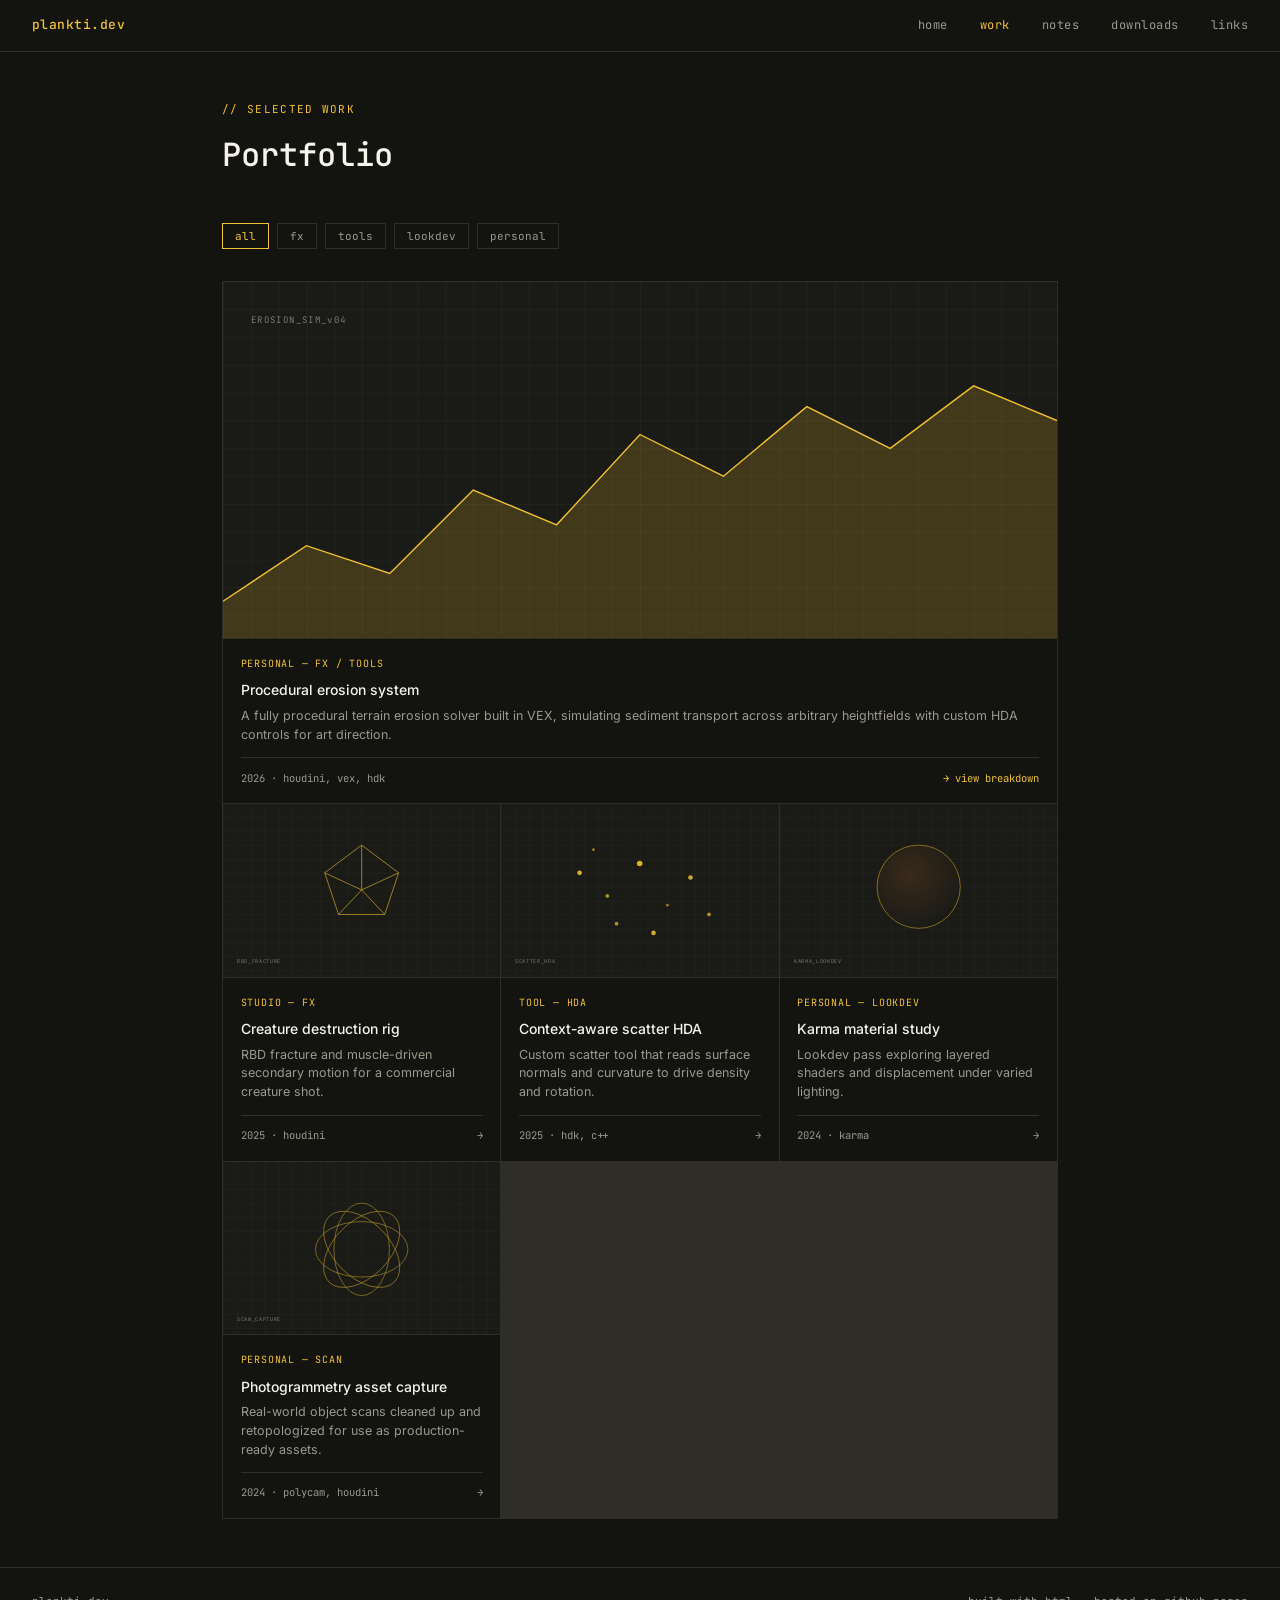
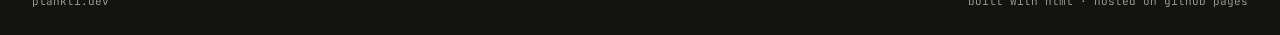
<file: work.html>
<!DOCTYPE html>
<html lang="en">
<head>
  <meta charset="UTF-8">
  <meta name="viewport" content="width=device-width, initial-scale=1.0">
  <title>Work — Plankti</title>
  <link rel="stylesheet" href="assets/css/style.css">
</head>
<body>

  <nav>
    <a href="index.html" class="nav-logo">plankti.dev</a>
    <div class="nav-links">
      <a href="index.html">home</a>
      <a href="work.html" class="active">work</a>
      <a href="notes.html">notes</a>
      <a href="downloads.html">downloads</a>
      <a href="links.html">links</a>
    </div>
  </nav>

  <main>
    <div class="page-head">
      <div class="page-eyebrow">// selected work</div>
      <div class="page-title">Portfolio</div>
    </div>

    <div class="filter-row" id="filter-row">
      <button class="filter-pill active" data-tag="all">all</button>
      <button class="filter-pill" data-tag="fx">fx</button>
      <button class="filter-pill" data-tag="tools">tools</button>
      <button class="filter-pill" data-tag="lookdev">lookdev</button>
      <button class="filter-pill" data-tag="personal">personal</button>
    </div>

    <div class="proj-grid" id="proj-grid">

      <div class="proj-card featured" data-tag="fx tools personal">
        <a href="work/erosion-system.html">
          <div class="proj-thumb">
            <svg viewBox="0 0 1200 514" preserveAspectRatio="xMidYMid slice">
              <rect width="1200" height="514" fill="#1a1b16"/>
              <defs>
                <pattern id="gridA" width="40" height="40" patternUnits="userSpaceOnUse">
                  <path d="M40 0 L0 0 0 40" fill="none" stroke="#2e2e26" stroke-width="1"/>
                </pattern>
              </defs>
              <rect width="1200" height="514" fill="url(#gridA)"/>
              <path d="M0 460 L120 380 L240 420 L360 300 L480 350 L600 220 L720 280 L840 180 L960 240 L1080 150 L1200 200 L1200 514 L0 514 Z" fill="#F2C230" opacity="0.18"/>
              <path d="M0 460 L120 380 L240 420 L360 300 L480 350 L600 220 L720 280 L840 180 L960 240 L1080 150 L1200 200" fill="none" stroke="#F2C230" stroke-width="2"/>
              <text x="40" y="60" font-family="JetBrains Mono, monospace" font-size="13" fill="#7a7870" letter-spacing="2">EROSION_SIM_v04</text>
            </svg>
          </div>
        </a>
        <div class="proj-body">
          <div class="proj-type">personal — fx / tools</div>
          <div class="proj-name"><a href="work/erosion-system.html" style="color:inherit">Procedural erosion system</a></div>
          <div class="proj-desc">A fully procedural terrain erosion solver built in VEX, simulating sediment transport across arbitrary heightfields with custom HDA controls for art direction.</div>
          <div class="proj-meta">
            <span>2026 · houdini, vex, hdk</span>
            <a href="work/erosion-system.html" style="color:var(--accent)">→ view breakdown</a>
          </div>
        </div>
      </div>

      <div class="proj-card" data-tag="fx">
        <div class="proj-thumb">
          <svg viewBox="0 0 600 375" preserveAspectRatio="xMidYMid slice">
            <rect width="600" height="375" fill="#1a1b16"/>
            <defs>
              <pattern id="gridB" width="30" height="30" patternUnits="userSpaceOnUse">
                <path d="M30 0 L0 0 0 30" fill="none" stroke="#2e2e26" stroke-width="1"/>
              </pattern>
            </defs>
            <rect width="600" height="375" fill="url(#gridB)"/>
            <g stroke="#F2C230" stroke-width="1.5" fill="none" opacity="0.85">
              <polygon points="300,90 380,150 350,240 250,240 220,150"/>
              <line x1="300" y1="90" x2="300" y2="187"/>
              <line x1="380" y1="150" x2="300" y2="187"/>
              <line x1="350" y1="240" x2="300" y2="187"/>
              <line x1="250" y1="240" x2="300" y2="187"/>
              <line x1="220" y1="150" x2="300" y2="187"/>
            </g>
            <text x="30" y="345" font-family="JetBrains Mono, monospace" font-size="11" fill="#7a7870" letter-spacing="1.5">RBD_FRACTURE</text>
          </svg>
        </div>
        <div class="proj-body">
          <div class="proj-type">studio — fx</div>
          <div class="proj-name">Creature destruction rig</div>
          <div class="proj-desc">RBD fracture and muscle-driven secondary motion for a commercial creature shot.</div>
          <div class="proj-meta">
            <span>2025 · houdini</span>
            <span>→</span>
          </div>
        </div>
      </div>

      <div class="proj-card" data-tag="tools">
        <div class="proj-thumb">
          <svg viewBox="0 0 600 375" preserveAspectRatio="xMidYMid slice">
            <rect width="600" height="375" fill="#1a1b16"/>
            <defs>
              <pattern id="gridC" width="30" height="30" patternUnits="userSpaceOnUse">
                <path d="M30 0 L0 0 0 30" fill="none" stroke="#2e2e26" stroke-width="1"/>
              </pattern>
            </defs>
            <rect width="600" height="375" fill="url(#gridC)"/>
            <g fill="#F2C230">
              <circle cx="170" cy="150" r="5" opacity="0.9"/>
              <circle cx="230" cy="200" r="4" opacity="0.7"/>
              <circle cx="300" cy="130" r="6" opacity="0.9"/>
              <circle cx="360" cy="220" r="3" opacity="0.6"/>
              <circle cx="410" cy="160" r="5" opacity="0.85"/>
              <circle cx="250" cy="260" r="4" opacity="0.7"/>
              <circle cx="450" cy="240" r="4" opacity="0.7"/>
              <circle cx="200" cy="100" r="3" opacity="0.6"/>
              <circle cx="330" cy="280" r="5" opacity="0.85"/>
            </g>
            <text x="30" y="345" font-family="JetBrains Mono, monospace" font-size="11" fill="#7a7870" letter-spacing="1.5">SCATTER_HDA</text>
          </svg>
        </div>
        <div class="proj-body">
          <div class="proj-type">tool — hda</div>
          <div class="proj-name">Context-aware scatter HDA</div>
          <div class="proj-desc">Custom scatter tool that reads surface normals and curvature to drive density and rotation.</div>
          <div class="proj-meta">
            <span>2025 · hdk, c++</span>
            <span>→</span>
          </div>
        </div>
      </div>

      <div class="proj-card" data-tag="lookdev">
        <div class="proj-thumb">
          <svg viewBox="0 0 600 375" preserveAspectRatio="xMidYMid slice">
            <rect width="600" height="375" fill="#1a1b16"/>
            <defs>
              <radialGradient id="sphereGrad" cx="40%" cy="35%" r="65%">
                <stop offset="0%" stop-color="#3a2a1a"/>
                <stop offset="100%" stop-color="#1a1b16"/>
              </radialGradient>
              <pattern id="gridD" width="30" height="30" patternUnits="userSpaceOnUse">
                <path d="M30 0 L0 0 0 30" fill="none" stroke="#2e2e26" stroke-width="1"/>
              </pattern>
            </defs>
            <rect width="600" height="375" fill="url(#gridD)"/>
            <circle cx="300" cy="180" r="90" fill="url(#sphereGrad)" stroke="#F2C230" stroke-width="1"/>
            <text x="30" y="345" font-family="JetBrains Mono, monospace" font-size="11" fill="#7a7870" letter-spacing="1.5">KARMA_LOOKDEV</text>
          </svg>
        </div>
        <div class="proj-body">
          <div class="proj-type">personal — lookdev</div>
          <div class="proj-name">Karma material study</div>
          <div class="proj-desc">Lookdev pass exploring layered shaders and displacement under varied lighting.</div>
          <div class="proj-meta">
            <span>2024 · karma</span>
            <span>→</span>
          </div>
        </div>
      </div>

      <div class="proj-card" data-tag="personal">
        <div class="proj-thumb">
          <svg viewBox="0 0 600 375" preserveAspectRatio="xMidYMid slice">
            <rect width="600" height="375" fill="#1a1b16"/>
            <defs>
              <pattern id="gridE" width="30" height="30" patternUnits="userSpaceOnUse">
                <path d="M30 0 L0 0 0 30" fill="none" stroke="#2e2e26" stroke-width="1"/>
              </pattern>
            </defs>
            <rect width="600" height="375" fill="url(#gridE)"/>
            <g fill="none" stroke="#F2C230" stroke-width="1.2" opacity="0.8">
              <ellipse cx="300" cy="190" rx="100" ry="60"/>
              <ellipse cx="300" cy="190" rx="100" ry="60" transform="rotate(45 300 190)"/>
              <ellipse cx="300" cy="190" rx="100" ry="60" transform="rotate(90 300 190)"/>
              <ellipse cx="300" cy="190" rx="100" ry="60" transform="rotate(135 300 190)"/>
            </g>
            <text x="30" y="345" font-family="JetBrains Mono, monospace" font-size="11" fill="#7a7870" letter-spacing="1.5">SCAN_CAPTURE</text>
          </svg>
        </div>
        <div class="proj-body">
          <div class="proj-type">personal — scan</div>
          <div class="proj-name">Photogrammetry asset capture</div>
          <div class="proj-desc">Real-world object scans cleaned up and retopologized for use as production-ready assets.</div>
          <div class="proj-meta">
            <span>2024 · polycam, houdini</span>
            <span>→</span>
          </div>
        </div>
      </div>

    </div>
  </main>

  <footer>
    <span>plankti.dev</span>
    <span>built with html · hosted on github pages</span>
  </footer>

  <script>
    const pills = document.querySelectorAll('.filter-pill');
    const cards = document.querySelectorAll('.proj-card');

    pills.forEach(pill => {
      pill.addEventListener('click', () => {
        pills.forEach(p => p.classList.remove('active'));
        pill.classList.add('active');

        const tag = pill.dataset.tag;
        cards.forEach(card => {
          const tags = (card.dataset.tag || '').split(' ');
          if (tag === 'all' || tags.includes(tag)) {
            card.classList.remove('is-hidden');
          } else {
            card.classList.add('is-hidden');
          }
        });
      });
    });
  </script>

</body>
</html>
</file>
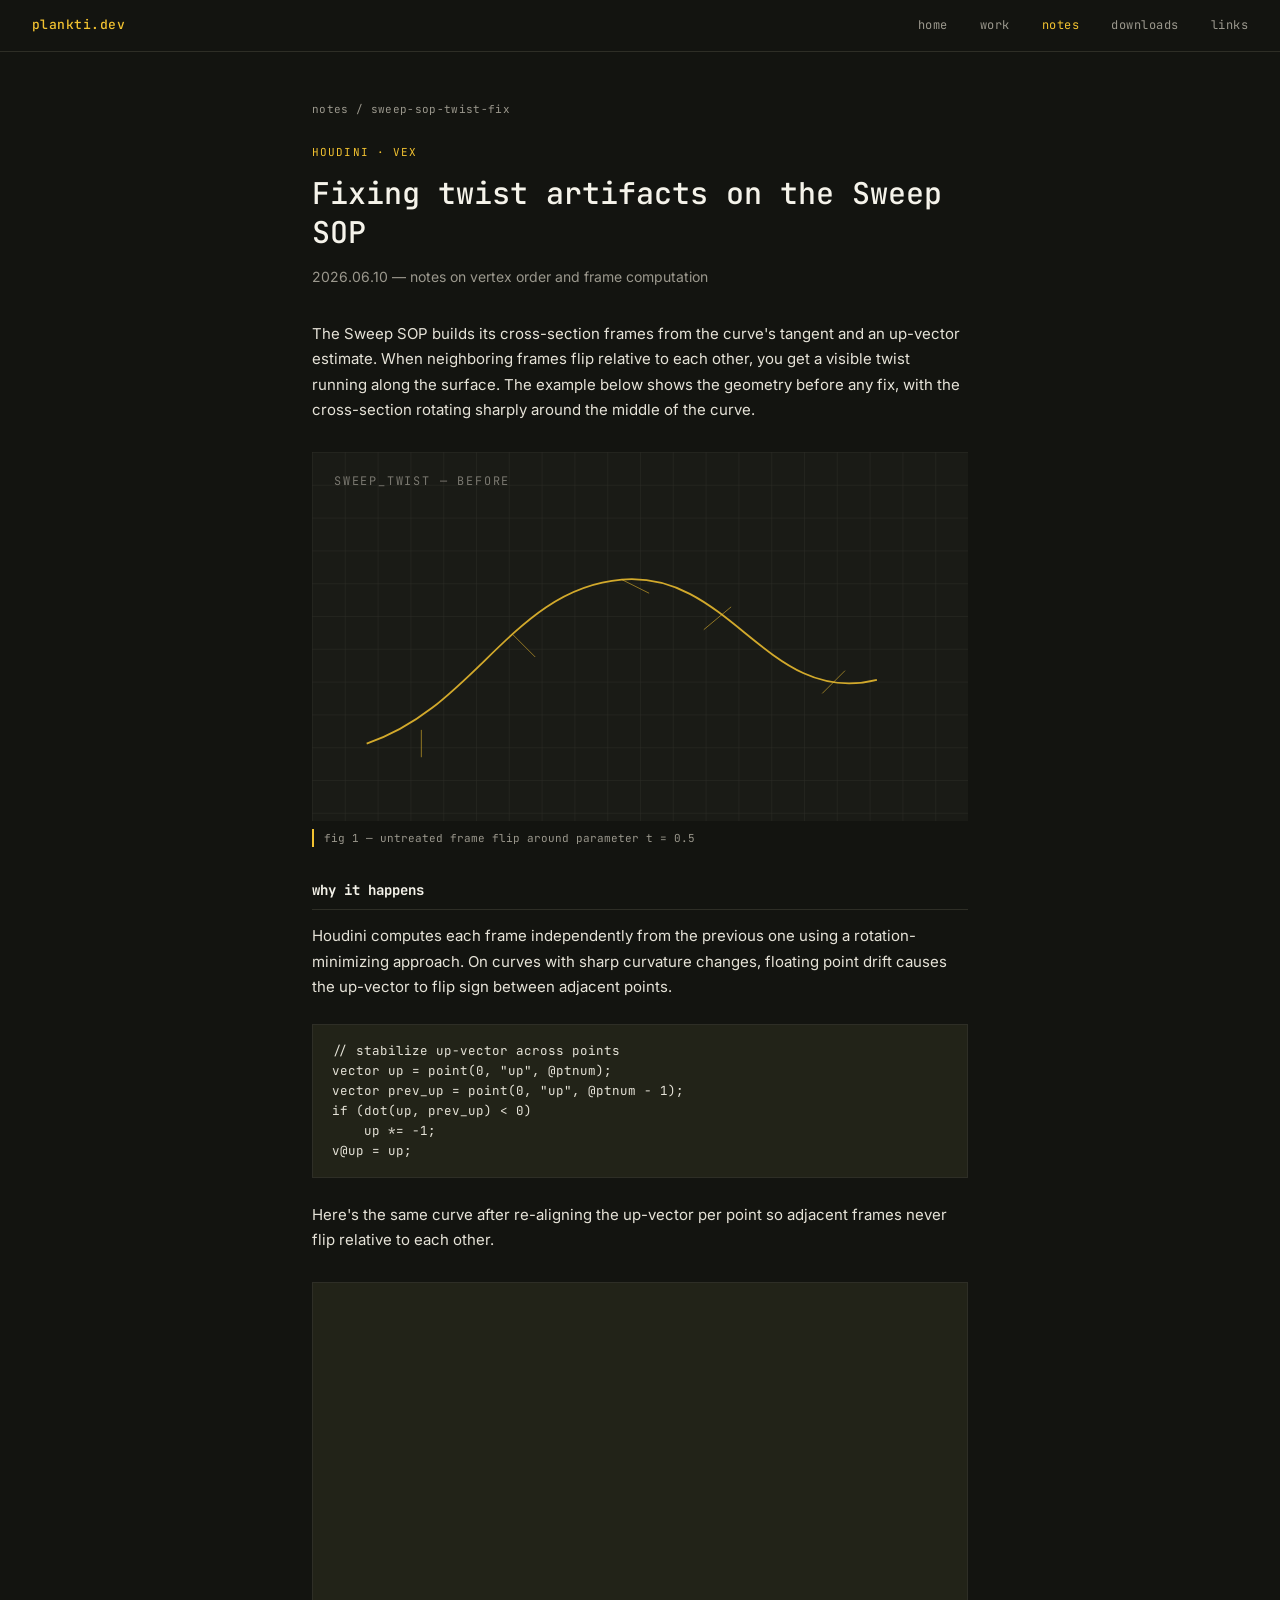
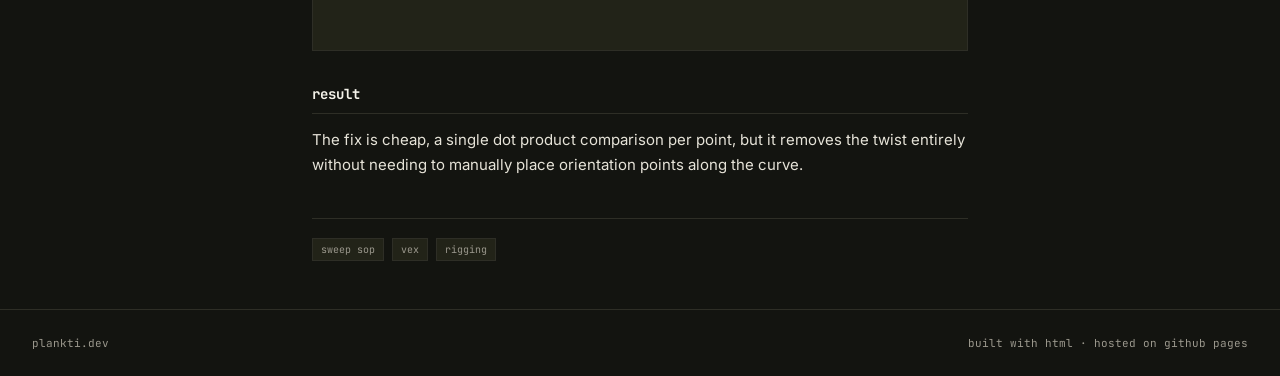
<file: notes/sweep-sop-twist-fix.html>
<!DOCTYPE html>
<html lang="en">
<head>
  <meta charset="UTF-8">
  <meta name="viewport" content="width=device-width, initial-scale=1.0">
  <title>Fixing twist artifacts on the Sweep SOP — Plankti</title>
  <link rel="stylesheet" href="../assets/css/style.css">
</head>
<body>

  <nav>
    <a href="../index.html" class="nav-logo">plankti.dev</a>
    <div class="nav-links">
      <a href="../index.html">home</a>
      <a href="../work.html">work</a>
      <a href="../notes.html" class="active">notes</a>
      <a href="../downloads.html">downloads</a>
      <a href="../links.html">links</a>
    </div>
  </nav>

  <main style="max-width:720px">
    <div class="breadcrumb"><a href="../notes.html">notes</a> / sweep-sop-twist-fix</div>

    <div class="post-meta">houdini · vex</div>
    <div class="post-title">Fixing twist artifacts on the Sweep SOP</div>
    <div class="post-sub">2026.06.10 — notes on vertex order and frame computation</div>

    <div class="post-body">
      <p>The Sweep SOP builds its cross-section frames from the curve's tangent and an up-vector estimate. When neighboring frames flip relative to each other, you get a visible twist running along the surface. The example below shows the geometry before any fix, with the cross-section rotating sharply around the middle of the curve.</p>

      <div class="figure">
        <svg viewBox="0 0 720 405" xmlns="http://www.w3.org/2000/svg" style="background:#1a1b16;width:100%;display:block">
          <defs>
            <pattern id="g1" width="36" height="36" patternUnits="userSpaceOnUse">
              <path d="M36 0 L0 0 0 36" fill="none" stroke="#2e2e26" stroke-width="1"/>
            </pattern>
          </defs>
          <rect width="720" height="405" fill="url(#g1)"/>
          <path d="M60 320 C 180 280, 220 150, 340 140 C 460 130, 500 280, 620 250" fill="none" stroke="#F2C230" stroke-width="2" opacity="0.85"/>
          <g stroke="#F2C230" stroke-width="1" opacity="0.6">
            <line x1="120" y1="305" x2="120" y2="335"/>
            <line x1="220" y1="200" x2="245" y2="225"/>
            <line x1="340" y1="140" x2="370" y2="155"/>
            <line x1="460" y1="170" x2="430" y2="195"/>
            <line x1="560" y1="265" x2="585" y2="240"/>
          </g>
          <text x="24" y="36" font-family="JetBrains Mono, monospace" font-size="13" fill="#7a7870" letter-spacing="2">SWEEP_TWIST — BEFORE</text>
        </svg>
        <div class="figure-cap">fig 1 — untreated frame flip around parameter t = 0.5</div>
      </div>

      <h3>why it happens</h3>
      <p>Houdini computes each frame independently from the previous one using a rotation-minimizing approach. On curves with sharp curvature changes, floating point drift causes the up-vector to flip sign between adjacent points.</p>

      <div class="code-block">// stabilize up-vector across points
vector up = point(0, "up", @ptnum);
vector prev_up = point(0, "up", @ptnum - 1);
if (dot(up, prev_up) &lt; 0)
    up *= -1;
v@up = up;</div>

      <p>Here's the same curve after re-aligning the up-vector per point so adjacent frames never flip relative to each other.</p>

      <div class="video-embed">
        <iframe src="https://www.youtube.com/embed/dQw4w9WgXcQ" title="Sweep SOP frame fix" allowfullscreen loading="lazy"></iframe>
      </div>

      <h3>result</h3>
      <p>The fix is cheap, a single dot product comparison per point, but it removes the twist entirely without needing to manually place orientation points along the curve.</p>
    </div>

    <div class="tags-row">
      <span class="tag">sweep sop</span>
      <span class="tag">vex</span>
      <span class="tag">rigging</span>
    </div>
  </main>

  <footer>
    <span>plankti.dev</span>
    <span>built with html · hosted on github pages</span>
  </footer>

</body>
</html>
</file>
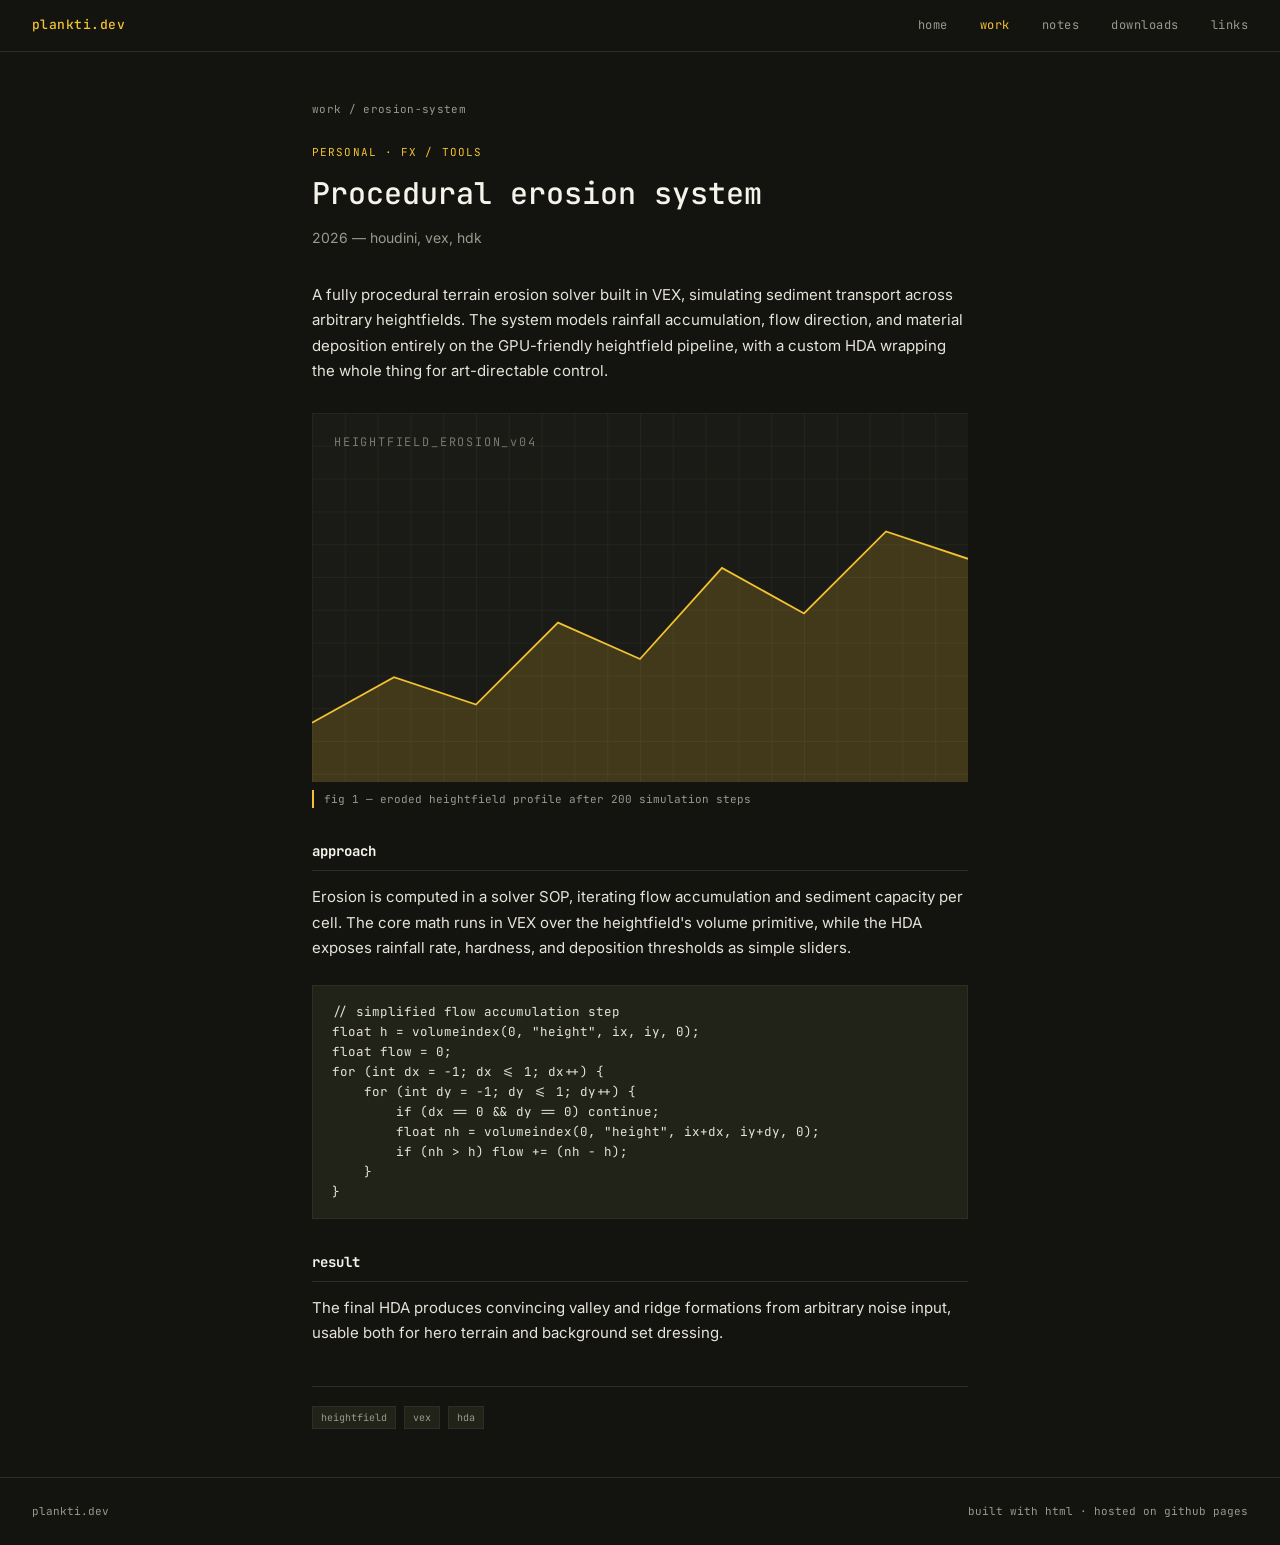
<file: work/erosion-system.html>
<!DOCTYPE html>
<html lang="en">
<head>
  <meta charset="UTF-8">
  <meta name="viewport" content="width=device-width, initial-scale=1.0">
  <title>Procedural erosion system — Plankti</title>
  <link rel="stylesheet" href="../assets/css/style.css">
</head>
<body>

  <nav>
    <a href="../index.html" class="nav-logo">plankti.dev</a>
    <div class="nav-links">
      <a href="../index.html">home</a>
      <a href="../work.html" class="active">work</a>
      <a href="../notes.html">notes</a>
      <a href="../downloads.html">downloads</a>
      <a href="../links.html">links</a>
    </div>
  </nav>

  <main style="max-width:720px">
    <div class="breadcrumb"><a href="../work.html">work</a> / erosion-system</div>

    <div class="post-meta">personal · fx / tools</div>
    <div class="post-title">Procedural erosion system</div>
    <div class="post-sub">2026 — houdini, vex, hdk</div>

    <div class="post-body">
      <p>A fully procedural terrain erosion solver built in VEX, simulating sediment transport across arbitrary heightfields. The system models rainfall accumulation, flow direction, and material deposition entirely on the GPU-friendly heightfield pipeline, with a custom HDA wrapping the whole thing for art-directable control.</p>

      <div class="figure">
        <svg viewBox="0 0 720 405" xmlns="http://www.w3.org/2000/svg" style="background:#1a1b16;width:100%;display:block">
          <defs>
            <pattern id="ge1" width="36" height="36" patternUnits="userSpaceOnUse">
              <path d="M36 0 L0 0 0 36" fill="none" stroke="#2e2e26" stroke-width="1"/>
            </pattern>
          </defs>
          <rect width="720" height="405" fill="url(#ge1)"/>
          <path d="M0 340 L90 290 L180 320 L270 230 L360 270 L450 170 L540 220 L630 130 L720 160 L720 405 L0 405 Z" fill="#F2C230" opacity="0.18"/>
          <path d="M0 340 L90 290 L180 320 L270 230 L360 270 L450 170 L540 220 L630 130 L720 160" fill="none" stroke="#F2C230" stroke-width="2"/>
          <text x="24" y="36" font-family="JetBrains Mono, monospace" font-size="13" fill="#7a7870" letter-spacing="2">HEIGHTFIELD_EROSION_v04</text>
        </svg>
        <div class="figure-cap">fig 1 — eroded heightfield profile after 200 simulation steps</div>
      </div>

      <h3>approach</h3>
      <p>Erosion is computed in a solver SOP, iterating flow accumulation and sediment capacity per cell. The core math runs in VEX over the heightfield's volume primitive, while the HDA exposes rainfall rate, hardness, and deposition thresholds as simple sliders.</p>

      <div class="code-block">// simplified flow accumulation step
float h = volumeindex(0, "height", ix, iy, 0);
float flow = 0;
for (int dx = -1; dx &lt;= 1; dx++) {
    for (int dy = -1; dy &lt;= 1; dy++) {
        if (dx == 0 &amp;&amp; dy == 0) continue;
        float nh = volumeindex(0, "height", ix+dx, iy+dy, 0);
        if (nh &gt; h) flow += (nh - h);
    }
}</div>

      <h3>result</h3>
      <p>The final HDA produces convincing valley and ridge formations from arbitrary noise input, usable both for hero terrain and background set dressing.</p>
    </div>

    <div class="tags-row">
      <span class="tag">heightfield</span>
      <span class="tag">vex</span>
      <span class="tag">hda</span>
    </div>
  </main>

  <footer>
    <span>plankti.dev</span>
    <span>built with html · hosted on github pages</span>
  </footer>

</body>
</html>
</file>
<file: assets/css/style.css>
/* ============================================
   plankti.dev — shared stylesheet
   Used by every page on the site.
   ============================================ */

@import url('https://fonts.googleapis.com/css2?family=JetBrains+Mono:wght@400;500&family=Inter:wght@400;500&display=swap');

* {
  box-sizing: border-box;
  margin: 0;
  padding: 0;
}

:root {
  --bg: #131410;
  --bg2: #1a1b16;
  --bg3: #222318;
  --accent: #F2C230;
  --accent-dim: #b8911f;
  --text: #e6e3d8;
  --text-dim: #9b988d;
  --text-bright: #f5f3ea;
  --border: #2e2e26;
  --mono: 'JetBrains Mono', monospace;
  --body-font: 'Inter', sans-serif;
}

html {
  scroll-behavior: smooth;
}

body {
  background: var(--bg);
  color: var(--text);
  font-family: var(--body-font);
  font-size: 15px;
  line-height: 1.7;
}

a {
  color: var(--accent);
  text-decoration: none;
}

a:hover {
  text-decoration: underline;
}

img {
  max-width: 100%;
  display: block;
}

/* ---------- Navigation ---------- */

nav {
  display: flex;
  align-items: center;
  justify-content: space-between;
  padding: 0 2rem;
  height: 52px;
  border-bottom: 1px solid var(--border);
  background: var(--bg);
  font-family: var(--mono);
  font-size: 12px;
  letter-spacing: 0.04em;
  position: sticky;
  top: 0;
  z-index: 10;
}

.nav-logo {
  color: var(--accent);
  font-weight: 500;
  font-size: 13px;
  text-decoration: none;
}

.nav-logo:hover {
  color: var(--text-bright);
  text-decoration: none;
}

.nav-links {
  display: flex;
  gap: 2rem;
}

.nav-links a {
  color: var(--text-dim);
  transition: color 0.15s;
}

.nav-links a:hover,
.nav-links a.active {
  color: var(--text-bright);
  text-decoration: none;
}

.nav-links a.active {
  color: var(--accent);
}

/* ---------- Hero (homepage) ---------- */

.hero {
  position: relative;
  overflow: hidden;
  padding: 3.5rem 2rem;
  border-bottom: 1px solid var(--border);
  background: var(--bg);
}

.hero-grid {
  position: absolute;
  inset: 0;
  background-image:
    linear-gradient(var(--border) 1px, transparent 1px),
    linear-gradient(90deg, var(--border) 1px, transparent 1px);
  background-size: 40px 40px;
  opacity: 0.35;
}

.hero-inner {
  position: relative;
  max-width: 900px;
  margin: 0 auto;
  display: grid;
  grid-template-columns: 140px 1fr;
  gap: 2.5rem;
  align-items: center;
}

.photo-frame {
  width: 140px;
  height: 140px;
  border: 1px solid var(--border);
  position: relative;
  overflow: hidden;
}

.photo-frame img {
  width: 100%;
  height: 100%;
  object-fit: cover;
}

.photo-corner {
  position: absolute;
  width: 10px;
  height: 10px;
  border: 1px solid var(--accent);
  z-index: 2;
}

.photo-corner.tl { top: -1px; left: -1px; border-right: none; border-bottom: none; }
.photo-corner.br { bottom: -1px; right: -1px; border-left: none; border-top: none; }

.hero-content {
  max-width: 560px;
}

.hero-top-row {
  display: flex;
  align-items: flex-start;
  justify-content: space-between;
  gap: 1.5rem;
  margin-bottom: 1rem;
}

.hero-eyebrow {
  font-family: var(--mono);
  font-size: 11px;
  color: var(--accent);
  letter-spacing: 0.12em;
  text-transform: uppercase;
}

.social-row {
  display: flex;
  gap: 0.6rem;
  flex-shrink: 0;
}

.social-btn {
  width: 34px;
  height: 34px;
  border: 1px solid var(--border);
  background: var(--bg3);
  color: var(--text-bright);
  display: flex;
  align-items: center;
  justify-content: center;
  font-size: 16px;
  transition: border-color 0.15s, color 0.15s;
}

.social-btn:hover {
  border-color: var(--accent);
  color: var(--accent);
  text-decoration: none;
}

.hero-name {
  font-family: var(--mono);
  font-size: clamp(26px, 5vw, 40px);
  font-weight: 500;
  color: var(--text-bright);
  line-height: 1.1;
  margin-bottom: 0.5rem;
}

.hero-title {
  font-family: var(--mono);
  font-size: 13px;
  color: var(--text-dim);
  margin-bottom: 1.2rem;
}

.hero-desc {
  font-size: 14.5px;
  color: var(--text);
  line-height: 1.7;
  margin-bottom: 1.6rem;
}

.hero-links {
  display: flex;
  gap: 1rem;
  flex-wrap: wrap;
}

/* ---------- Buttons ---------- */

.btn {
  font-family: var(--mono);
  font-size: 11px;
  letter-spacing: 0.06em;
  padding: 9px 18px;
  border: 1px solid;
  cursor: pointer;
  display: inline-flex;
  align-items: center;
  gap: 6px;
  background: none;
}

.btn-primary {
  background: var(--accent);
  color: #0e0e0b;
  border-color: var(--accent);
  font-weight: 500;
}

.btn-primary:hover {
  background: var(--accent-dim);
  border-color: var(--accent-dim);
  text-decoration: none;
}

.btn-secondary {
  background: var(--bg3);
  color: var(--text-bright);
  border-color: var(--text-dim);
}

.btn-secondary:hover {
  border-color: var(--accent);
  color: var(--accent);
  text-decoration: none;
}

/* ---------- Page layout ---------- */

main {
  max-width: 900px;
  margin: 0 auto;
  padding: 3rem 2rem;
}

.section-gap {
  margin-bottom: 3.5rem;
}

.section-label {
  font-family: var(--mono);
  font-size: 11px;
  color: var(--accent);
  letter-spacing: 0.12em;
  text-transform: uppercase;
  margin-bottom: 1.5rem;
  padding-bottom: 0.5rem;
  border-bottom: 1px solid var(--border);
}

.page-head {
  margin-bottom: 2.5rem;
}

.page-eyebrow {
  font-family: var(--mono);
  font-size: 11px;
  color: var(--accent);
  letter-spacing: 0.12em;
  text-transform: uppercase;
  margin-bottom: 0.6rem;
}

.page-title {
  font-family: var(--mono);
  font-size: clamp(24px, 4vw, 32px);
  color: var(--text-bright);
  font-weight: 500;
}

/* ---------- Notes list ---------- */

.notes-grid {
  display: flex;
  flex-direction: column;
}

.note-row {
  display: grid;
  grid-template-columns: 110px 1fr auto;
  align-items: baseline;
  gap: 1rem;
  padding: 0.9rem 0;
  border-bottom: 1px solid var(--border);
}

.note-row:first-child {
  border-top: 1px solid var(--border);
}

.note-row.is-hidden {
  display: none;
}

.note-date {
  font-family: var(--mono);
  font-size: 11px;
  color: var(--text-dim);
}

.note-title {
  font-size: 14px;
  color: var(--text-bright);
}

.note-title:hover {
  color: var(--accent);
  text-decoration: none;
}

.note-tag,
.tag {
  font-family: var(--mono);
  font-size: 10px;
  padding: 2px 8px;
  background: var(--bg3);
  color: var(--text-dim);
  border: 1px solid var(--border);
  white-space: nowrap;
}

/* ---------- Tag filter pills ---------- */

.filter-row {
  display: flex;
  gap: 0.5rem;
  margin-bottom: 2rem;
  font-family: var(--mono);
  font-size: 11px;
  flex-wrap: wrap;
}

.filter-pill {
  padding: 5px 12px;
  border: 1px solid var(--border);
  color: var(--text-dim);
  background: none;
  cursor: pointer;
  font-family: var(--mono);
  font-size: 11px;
}

.filter-pill:hover {
  border-color: var(--text-dim);
  color: var(--text-bright);
}

.filter-pill.active {
  border-color: var(--accent);
  color: var(--accent);
}

/* ---------- Downloads / tool cards ---------- */

.tools-grid {
  display: grid;
  grid-template-columns: repeat(auto-fit, minmax(200px, 1fr));
  gap: 1px;
  background: var(--border);
  border: 1px solid var(--border);
}

.tool-card {
  background: var(--bg);
  padding: 1.25rem;
}

.tool-card:hover {
  background: var(--bg2);
}

.tool-icon {
  font-family: var(--mono);
  font-size: 22px;
  color: var(--accent);
  margin-bottom: 0.6rem;
}

.tool-name {
  font-size: 13px;
  color: var(--text-bright);
  font-weight: 500;
  margin-bottom: 0.25rem;
}

.tool-desc {
  font-size: 12px;
  color: var(--text-dim);
  line-height: 1.5;
  margin-bottom: 0.8rem;
}

.tool-download {
  font-family: var(--mono);
  font-size: 11px;
  color: var(--accent);
}

/* ---------- Links page / find me ---------- */

.links-row {
  display: flex;
  flex-direction: column;
}

.link-item {
  display: flex;
  align-items: center;
  justify-content: space-between;
  padding: 0.85rem 0.75rem;
  margin: 0 -0.75rem;
  border-bottom: 1px solid var(--border);
  color: inherit;
  text-decoration: none;
  transition: background 0.15s;
}

.link-item:hover {
  background: var(--bg2);
  text-decoration: none;
}

.link-item:hover .link-arrow {
  color: var(--accent-dim);
}

.link-item:first-child {
  border-top: 1px solid var(--border);
}

.link-left {
  display: flex;
  align-items: center;
  gap: 0.75rem;
}

.link-platform {
  font-family: var(--mono);
  font-size: 11px;
  color: var(--text-dim);
  width: 80px;
}

.link-label {
  font-size: 14px;
  color: var(--text-bright);
}

.link-arrow {
  font-family: var(--mono);
  font-size: 12px;
  color: var(--accent);
}

/* ---------- Portfolio / work grid ---------- */

.proj-grid {
  display: grid;
  grid-template-columns: repeat(auto-fit, minmax(260px, 1fr));
  gap: 1px;
  background: var(--border);
  border: 1px solid var(--border);
}

.proj-card {
  background: var(--bg);
  overflow: hidden;
}

.proj-card.is-hidden {
  display: none;
}

.proj-thumb {
  width: 100%;
  aspect-ratio: 16 / 10;
  display: block;
  border-bottom: 1px solid var(--border);
  background: var(--bg3);
}

.proj-thumb svg {
  width: 100%;
  height: 100%;
  display: block;
}

.proj-body {
  padding: 1rem 1.1rem;
}

.proj-type {
  font-family: var(--mono);
  font-size: 10px;
  color: var(--accent);
  letter-spacing: 0.08em;
  text-transform: uppercase;
  margin-bottom: 0.4rem;
}

.proj-name {
  font-size: 14px;
  color: var(--text-bright);
  font-weight: 500;
  margin-bottom: 0.3rem;
}

.proj-desc {
  font-size: 12.5px;
  color: var(--text-dim);
  line-height: 1.5;
}

.proj-meta {
  display: flex;
  justify-content: space-between;
  align-items: center;
  margin-top: 0.8rem;
  padding-top: 0.7rem;
  border-top: 1px solid var(--border);
  font-family: var(--mono);
  font-size: 10.5px;
  color: var(--text-dim);
}

.featured {
  grid-column: 1 / -1;
}

.featured .proj-thumb {
  aspect-ratio: 21 / 9;
}

/* ---------- Article / note detail page ---------- */

.breadcrumb {
  font-family: var(--mono);
  font-size: 11px;
  color: var(--text-dim);
  margin-bottom: 1.5rem;
  letter-spacing: 0.03em;
}

.breadcrumb a {
  color: var(--text-dim);
}

.breadcrumb a:hover {
  color: var(--accent);
}

.post-meta {
  font-family: var(--mono);
  font-size: 11px;
  color: var(--accent);
  letter-spacing: 0.1em;
  text-transform: uppercase;
  margin-bottom: 0.8rem;
}

.post-title {
  font-family: var(--mono);
  font-size: clamp(22px, 4vw, 30px);
  color: var(--text-bright);
  font-weight: 500;
  line-height: 1.3;
  margin-bottom: 0.8rem;
}

.post-sub {
  font-size: 14px;
  color: var(--text-dim);
  margin-bottom: 2rem;
}

.post-body p {
  margin-bottom: 1.2rem;
  color: var(--text);
}

.post-body h3 {
  font-family: var(--mono);
  font-size: 14px;
  color: var(--text-bright);
  margin: 2rem 0 0.8rem;
  padding-bottom: 0.4rem;
  border-bottom: 1px solid var(--border);
}

.figure {
  margin: 1.8rem 0;
}

.figure img {
  width: 100%;
  border: 1px solid var(--border);
}

.figure-cap {
  font-family: var(--mono);
  font-size: 11px;
  color: var(--text-dim);
  margin-top: 0.5rem;
  padding-left: 0.6rem;
  border-left: 2px solid var(--accent);
}

.code-block {
  background: var(--bg3);
  border: 1px solid var(--border);
  padding: 1rem 1.2rem;
  margin: 1.5rem 0;
  font-family: var(--mono);
  font-size: 12.5px;
  color: var(--text);
  overflow-x: auto;
  line-height: 1.6;
  white-space: pre;
}

.code-block .c-kw { color: var(--accent); }
.code-block .c-cm { color: var(--text-dim); }

.video-embed {
  position: relative;
  width: 100%;
  aspect-ratio: 16 / 9;
  background: var(--bg3);
  border: 1px solid var(--border);
  margin: 1.8rem 0;
  overflow: hidden;
}

.video-embed iframe {
  width: 100%;
  height: 100%;
  border: 0;
  display: block;
}

.tags-row {
  display: flex;
  gap: 0.5rem;
  margin-top: 2.5rem;
  padding-top: 1.2rem;
  border-top: 1px solid var(--border);
  flex-wrap: wrap;
}

/* ---------- Footer ---------- */

footer {
  border-top: 1px solid var(--border);
  padding: 1.5rem 2rem;
  font-family: var(--mono);
  font-size: 11px;
  color: var(--text-dim);
  display: flex;
  justify-content: space-between;
  flex-wrap: wrap;
  gap: 0.5rem;
}

/* ---------- Responsive ---------- */

@media (max-width: 640px) {
  .hero-inner {
    grid-template-columns: 1fr;
    text-align: left;
  }
  .photo-frame {
    width: 96px;
    height: 96px;
  }
  nav {
    padding: 0 1rem;
  }
  .nav-links {
    gap: 1.2rem;
  }
  main {
    padding: 2rem 1.2rem;
  }
  .note-row {
    grid-template-columns: 1fr;
    gap: 0.3rem;
  }
}
</file>
